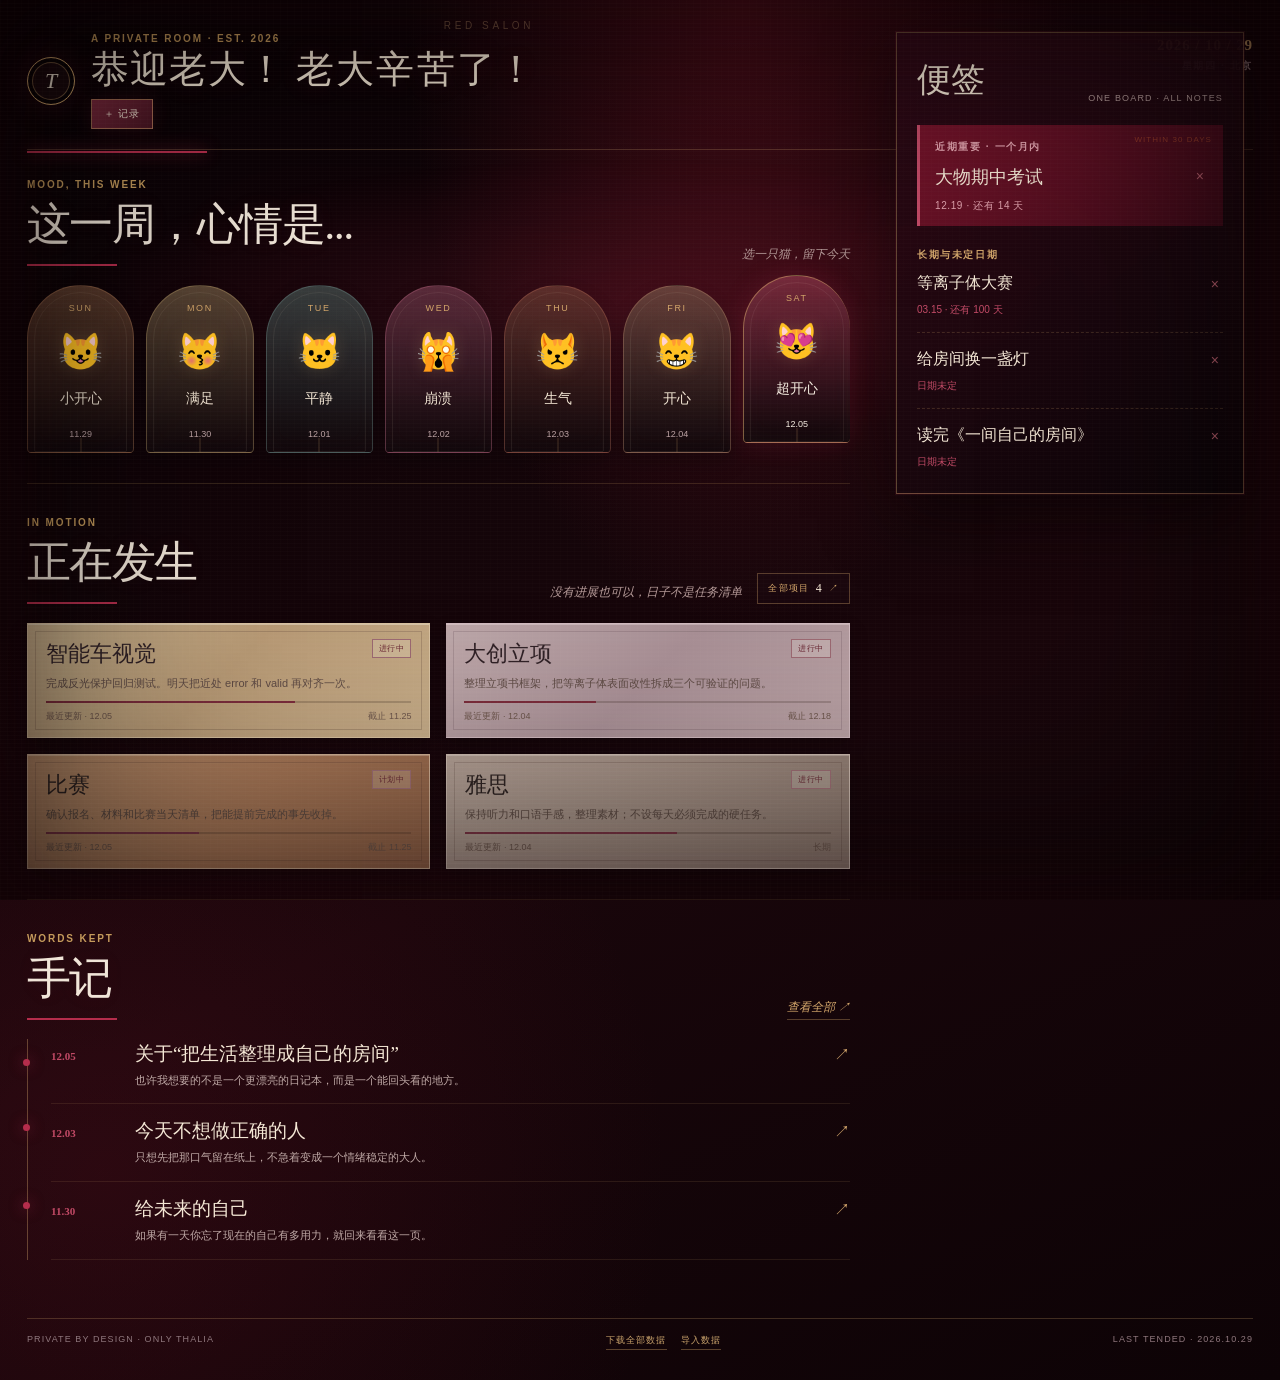
<file: index.html>
﻿<!doctype html>
<html lang="zh-CN">
<head>
  <meta charset="utf-8">
  <meta name="viewport" content="width=device-width, initial-scale=1"><link rel="icon" href="data:,">
  <title>私室 · Nocturne Red</title>
  <style>
    :root{
      --paper:#f3efe5;
      --paper-light:#fbf8ef;
      --ink:#1d2a23;
      --muted:#6e746b;
      --olive:#4e604d;
      --olive-soft:#dce3d4;
      --rust:#b6512e;
      --rust-soft:#eed9ce;
      --gold:#c49c58;
      --line:#cfc7b7;
      --shadow:rgba(44,57,45,.14);
    }
    *{box-sizing:border-box}
    html{scroll-behavior:smooth}
    body{
      margin:0;
      overflow-x:hidden;
      min-height:100vh;
      color:var(--ink);
      background:
        radial-gradient(circle at 8% 6%, rgba(196,156,88,.12), transparent 24rem),
        radial-gradient(circle at 90% 15%, rgba(78,96,77,.08), transparent 30rem),
        var(--paper);
      font-family:"Avenir Next","PingFang SC","Microsoft YaHei",sans-serif;
      -webkit-font-smoothing:antialiased;
    }
    body::before{
      content:"";
      position:fixed;
      inset:0;
      pointer-events:none;
      opacity:.22;
      background-image:
        repeating-linear-gradient(0deg, rgba(74,67,52,.035) 0 1px, transparent 1px 4px),
        radial-gradient(circle at 20% 30%, rgba(255,255,255,.8) 0 1px, transparent 1.5px);
      background-size:auto, 7px 7px;
      mix-blend-mode:multiply;
      z-index:20;
    }
    button{font:inherit}
    .shell{
      width:min(1360px, calc(100% - 72px));
      margin:0 auto;
      padding:34px 0 30px;
      position:relative;
    }
    .masthead{
      display:flex;
      justify-content:space-between;
      align-items:flex-start;
      gap:28px;
      padding-bottom:22px;
      border-bottom:1px solid var(--line);
      position:relative;
    }
    .masthead::after{
      content:"";
      position:absolute;
      left:0;
      bottom:-4px;
      width:72px;
      height:1px;
      background:var(--rust);
    }
    .brand{
      display:flex;
      align-items:center;
      gap:16px;
    }
    .seal{
      width:48px;
      height:48px;
      border:1px solid var(--rust);
      border-radius:50%;
      display:grid;
      place-items:center;
      color:var(--rust);
      font-family:Georgia,"Songti SC",serif;
      font-size:22px;
      font-style:italic;
      background:rgba(255,255,255,.28);
      box-shadow:inset 0 0 0 4px var(--paper), inset 0 0 0 5px rgba(182,81,46,.35);
    }
    .eyebrow{
      margin:0 0 5px;
      font-size:10px;
      line-height:1;
      letter-spacing:.19em;
      text-transform:uppercase;
      color:var(--muted);
      font-weight:700;
    }
    h1,h2,h3,p{margin-top:0}
    h1{
      margin-bottom:0;
      font-family:Georgia,"Songti SC","STSong",serif;
      font-weight:500;
      font-size:28px;
      letter-spacing:.08em;
    }
    .top-meta{
      display:flex;
      align-items:center;
      gap:26px;
      padding-top:3px;
      position:relative;
    }
    .date-line{
      margin:0;
      text-align:right;
      font-family:Georgia,"Songti SC",serif;
      color:var(--olive);
      font-size:15px;
      letter-spacing:.06em;
    }
    .date-line span{
      display:block;
      margin-top:5px;
      color:var(--muted);
      font-family:"Avenir Next","PingFang SC",sans-serif;
      font-size:10px;
      letter-spacing:.16em;
      text-transform:uppercase;
    }
    .add-btn{
      border:1px solid var(--ink);
      color:var(--paper-light);
      background:var(--ink);
      padding:11px 17px 10px;
      cursor:pointer;
      border-radius:2px;
      font-size:12px;
      letter-spacing:.08em;
      transition:transform .2s ease, background .2s ease, color .2s ease;
    }
    .add-btn:hover{background:var(--rust); border-color:var(--rust)}
    .add-btn:active{transform:translateY(1px) scale(.99)}
    .add-btn:focus-visible{outline:2px solid var(--gold); outline-offset:3px}
    .add-menu{
      position:absolute;
      right:0;
      top:57px;
      z-index:10;
      width:255px;
      padding:9px;
      background:var(--paper-light);
      border:1px solid var(--line);
      box-shadow:0 18px 40px var(--shadow);
      transform-origin:top right;
      animation:menuIn .18s ease both;
    }
    .add-menu[hidden]{display:none}
    @keyframes menuIn{from{opacity:0;transform:translateY(-6px) scale(.98)}to{opacity:1;transform:none}}
    .add-menu button{
      width:100%;
      text-align:left;
      border:0;
      background:transparent;
      padding:10px 11px;
      color:var(--ink);
      cursor:pointer;
      display:flex;
      justify-content:space-between;
      gap:14px;
      border-bottom:1px solid rgba(207,199,183,.55);
    }
    .add-menu button:last-child{border-bottom:0}
    .add-menu button:hover{background:var(--olive-soft)}
    .add-menu b{font-weight:600}
    .add-menu span{font-size:10px;color:var(--muted);align-self:center}
    .layout{
      display:grid;
      grid-template-columns:minmax(0, 1.65fr) minmax(330px, .72fr);
      gap:54px;
      padding-top:34px;
    }
    .main-column{min-width:0}
    .section{padding:0 0 30px}
    .section + .section{border-top:1px solid var(--line); padding-top:27px}
    .section-head{
      display:flex;
      align-items:flex-end;
      justify-content:space-between;
      gap:22px;
      margin-bottom:19px;
    }
    .section-head h2{
      margin:0;
      font-family:Georgia,"Songti SC","STSong",serif;
      font-size:26px;
      font-weight:500;
      letter-spacing:.02em;
    }
    .section-head .tiny-note{
      color:var(--muted);
      font-size:11px;
      padding-bottom:3px;
      text-align:right;
      font-style:italic;
    }
    .week-row{
      display:grid;
      grid-template-columns:repeat(7, 1fr);
      border-top:1px solid var(--line);
      border-bottom:1px solid var(--line);
    }
    .day{
      min-height:132px;
      padding:13px 11px 14px;
      display:flex;
      flex-direction:column;
      align-items:center;
      justify-content:space-between;
      border-right:1px solid var(--line);
      position:relative;
      transition:background .2s ease;
    }
    .day:last-child{border-right:0}
    .day:hover{background:rgba(255,255,255,.32)}
    .day.today{background:rgba(220,227,212,.45)}
    .day .weekday{font-size:10px;letter-spacing:.15em;color:var(--muted);text-transform:uppercase}
    .cat{font-size:32px;line-height:1;filter:saturate(.78); transform:translateY(1px)}
    .mood-name{font-family:Georgia,"Songti SC",serif;font-size:12px;color:var(--olive)}
    .day .date{font-size:10px;color:#999486}
    .day.empty .cat{opacity:.22; filter:grayscale(1)}
    .day.empty .mood-name{color:#aaa597}
    .day::after{content:"";width:20px;height:1px;background:rgba(78,96,77,.28);position:absolute;bottom:8px}
    .projects{display:grid;grid-template-columns:repeat(2,minmax(0,1fr));gap:24px}
    .project{
      padding:16px 0 0;
      border-top:2px solid var(--ink);
      min-width:0;
    }
    .project:nth-child(2){border-top-color:var(--rust)}
    .project-top{display:flex;justify-content:space-between;gap:16px;align-items:flex-start}
    .project h3{font-family:Georgia,"Songti SC",serif;font-size:18px;font-weight:500;margin:0 0 7px}
    .status{font-size:9px;letter-spacing:.12em;color:var(--olive);border:1px solid rgba(78,96,77,.35);padding:4px 7px;white-space:nowrap}
    .project p{font-size:12px;line-height:1.75;color:var(--muted);margin:0 0 13px}
    .progress-line{height:3px;background:#ded7c9;position:relative;margin-bottom:9px}
    .progress-line i{display:block;height:100%;background:var(--olive);width:68%}
    .project:nth-child(2) .progress-line i{background:var(--rust);width:36%}
    .project-meta{display:flex;justify-content:space-between;gap:10px;color:var(--muted);font-size:10px}
    .thoughts{list-style:none;padding:0;margin:0}
    .thoughts li{
      display:grid;
      grid-template-columns:72px 1fr 28px;
      gap:18px;
      align-items:baseline;
      padding:14px 0;
      border-bottom:1px solid rgba(207,199,183,.7);
    }
    .thoughts li:first-child{padding-top:2px}
    .thoughts time{font-family:Georgia,serif;color:var(--muted);font-size:11px}
    .thought-title{font-family:Georgia,"Songti SC",serif;font-size:17px;color:var(--ink);text-decoration:none}
    .thought-title:hover{color:var(--rust)}
    .thought-excerpt{margin:5px 0 0;color:var(--muted);font-size:11px;line-height:1.6}
    .arrow{font-family:Georgia,serif;color:var(--rust);text-align:right}
    .side-column{position:relative}
    .sticky-board{
      position:sticky;
      top:22px;
      background:
        linear-gradient(90deg, rgba(255,255,255,.18), transparent 18%, rgba(255,255,255,.12) 80%, transparent),
        #e8dfcb;
      border:1px solid #cfc1a6;
      box-shadow:8px 12px 0 rgba(78,96,77,.08), 0 20px 40px rgba(78,66,44,.13);
      padding:25px 22px 23px;
      transform:rotate(.55deg);
    }
    .sticky-board::before{
      content:"";
      position:absolute;
      top:-8px;
      left:50%;
      width:64px;
      height:16px;
      background:rgba(238,222,184,.8);
      transform:translateX(-50%) rotate(-2deg);
      box-shadow:0 1px 3px rgba(86,72,44,.12);
    }
    .board-title{display:flex;justify-content:space-between;align-items:flex-end;gap:13px;margin-bottom:22px}
    .board-title h2{font-family:Georgia,"Songti SC",serif;font-size:24px;font-weight:500;margin:0}
    .board-title span{font-size:9px;letter-spacing:.13em;color:var(--muted);text-transform:uppercase}
    .urgent-block{
      background:var(--rust-soft);
      border-left:3px solid var(--rust);
      padding:15px 15px 13px;
      margin-bottom:22px;
      position:relative;
    }
    .urgent-block::after{content:"within 30 days"; position:absolute; right:11px; top:10px; color:rgba(182,81,46,.6); font-size:8px; letter-spacing:.13em; text-transform:uppercase}
    .urgent-label{font-size:10px;letter-spacing:.16em;text-transform:uppercase;color:var(--rust);font-weight:700;margin-bottom:11px}
    .urgent-note h3{margin:0 0 7px;font-family:Georgia,"Songti SC",serif;font-size:18px;font-weight:500}
    .urgent-note p{margin:0;color:#765348;font-size:12px;line-height:1.7}
    .urgent-note time{display:block;margin-top:10px;color:var(--rust);font-size:10px;letter-spacing:.06em}
    .long-label{font-size:10px;letter-spacing:.16em;text-transform:uppercase;color:var(--olive);font-weight:700;margin:0 0 11px}
    .long-list{display:grid;gap:16px}
    .long-note{padding-bottom:15px;border-bottom:1px dashed rgba(78,96,77,.28)}
    .long-note:last-child{border-bottom:0;padding-bottom:0}
    .long-note h3{margin:0 0 5px;font-family:Georgia,"Songti SC",serif;font-size:16px;font-weight:500}
    .long-note p{margin:0;color:#746f61;font-size:11px;line-height:1.65}
    .long-note time{color:var(--olive);font-size:10px}
    .marginalia{
      margin:34px 15px 0;
      padding-left:18px;
      border-left:1px solid var(--gold);
      color:var(--muted);
      font-family:Georgia,"Songti SC",serif;
      font-size:12px;
      line-height:1.8;
      transform:rotate(-1deg);
    }
    .marginalia strong{display:block;color:var(--rust);font-weight:500;margin-bottom:4px}
    footer{
      display:flex;
      justify-content:space-between;
      gap:30px;
      margin-top:28px;
      padding-top:15px;
      border-top:1px solid var(--line);
      color:#9a9487;
      font-size:9px;
      letter-spacing:.12em;
      text-transform:uppercase;
    }
    @media (max-width: 1050px){
      .shell{width:min(100% - 40px, 900px)}
      .layout{grid-template-columns:1fr; gap:35px}
      .sticky-board{position:relative; top:auto; max-width:600px; margin:0 auto}
      .side-column{padding-top:8px}
    }
    @media (max-width: 680px){
      .shell{width:calc(100% - 28px); padding-top:22px}
      .masthead{flex-direction:column;align-items:stretch;gap:18px}
      .brand{gap:10px}
      .seal{width:40px;height:40px;font-size:18px}
      h1{font-size:23px}
      .top-meta{width:100%;justify-content:space-between;gap:12px}
      .date-line{font-size:12px;text-align:left}
      .date-line span{font-size:8px}
      .add-btn{padding:10px 12px;font-size:11px}
      .add-menu{right:0;left:auto;width:230px}
      .section-head{align-items:flex-start;flex-direction:column;gap:7px}
      .section-head .tiny-note{text-align:left}
      .week-row{grid-template-columns:repeat(4,1fr)}
      .day:nth-child(4){border-right:0}
      .day:nth-child(n+5){border-top:1px solid var(--line)}
      .day{min-height:105px;min-width:0;padding-left:6px;padding-right:6px}
      .cat{font-size:26px}
      .mood-name{font-size:10px}
      .projects{min-width:0}
      .project p{overflow-wrap:anywhere}
      .projects{grid-template-columns:1fr; gap:23px}
      .thoughts li{grid-template-columns:58px 1fr 20px; gap:10px}
      .thought-title{font-size:15px}
      .sticky-board{transform:none; padding:23px 18px}
      footer{display:block; line-height:1.8}
    }
  </style>
<style>
:root{--black:#0b0809;--wine:#4c1118;--red:#d33a2f;--cream:#f2e4d2;--gold:#c59b5c}
html{background:#0b0809}body{background:radial-gradient(circle at 78% 28%,rgba(211,58,47,.24),transparent 24%),radial-gradient(circle at 14% 80%,rgba(76,17,24,.48),transparent 38%),linear-gradient(135deg,#070708,#16090c 60%,#1e0b0f);color:var(--cream)}body::before{opacity:.15;background-image:repeating-linear-gradient(0deg,rgba(242,228,210,.08) 0 1px,transparent 1px 5px);mix-blend-mode:screen}body::after{content:"";position:fixed;inset:0;pointer-events:none;box-shadow:inset 0 0 230px #000;z-index:19}.shell{width:min(1380px,calc(100% - 54px));position:relative;z-index:1}.shell::before{content:"";position:absolute;right:-40px;top:94px;width:470px;height:470px;border:1px solid rgba(197,155,92,.15);border-radius:50%;box-shadow:0 0 0 32px rgba(211,58,47,.025),0 0 0 70px rgba(197,155,92,.025);pointer-events:none}.shell::after{content:"NOCTURNE / 29";position:absolute;right:20px;top:22px;color:rgba(197,155,92,.42);font-size:8px;letter-spacing:.35em;pointer-events:none}.masthead{border-color:rgba(197,155,92,.25);padding-bottom:21px}.masthead::after{background:var(--red);width:170px}.seal{border-color:var(--red);color:var(--cream);background:#1a090d;box-shadow:inset 0 0 0 4px #0b0809,inset 0 0 0 5px rgba(211,58,47,.6),0 0 28px rgba(211,58,47,.15)}.eyebrow{color:var(--gold)}h1{font:400 45px Georgia,"Songti SC",serif;color:var(--cream);letter-spacing:.15em}.date-line{color:var(--red);font-weight:700}.date-line span{color:var(--gold)}.add-btn{background:var(--red);border-color:var(--red);color:#fff7ee;font-weight:700;box-shadow:0 0 25px rgba(211,58,47,.2)}.add-btn:hover{background:var(--cream);border-color:var(--cream);color:var(--wine)}.add-menu{background:#17090d;border-color:rgba(197,155,92,.28);box-shadow:0 20px 50px #000}.add-menu button{color:var(--cream);border-color:rgba(197,155,92,.15)}.add-menu button:hover{background:#2c1117}.add-menu span{color:var(--gold)}
.layout{gap:58px;padding-top:44px}.section{border-color:rgba(197,155,92,.18)}.section+.section{border-color:rgba(197,155,92,.18)}.section-head h2{font:400 39px Georgia,"Songti SC",serif;color:var(--cream);letter-spacing:.01em;text-shadow:0 0 25px rgba(211,58,47,.13)}.section-head h2::after{content:"";display:block;width:66px;height:2px;background:var(--red);margin-top:10px}.section-head .tiny-note{color:var(--gold);font-family:Georgia,serif;font-style:italic}.week-row{display:grid;grid-template-columns:repeat(7,1fr);gap:13px;border:0}.day{min-height:170px;padding:18px 8px 14px;background:linear-gradient(180deg,rgba(76,17,24,.55),rgba(11,8,9,.88));border:1px solid rgba(197,155,92,.24);border-radius:50% 50% 0 0;position:relative;box-shadow:inset 0 0 30px rgba(211,58,47,.04)}.day::after{content:"";position:absolute;left:50%;bottom:0;width:1px;height:16px;background:var(--gold);opacity:.55}.day:hover{background:linear-gradient(180deg,rgba(120,30,37,.7),rgba(11,8,9,.9));border-color:var(--red)}.day.today{background:linear-gradient(180deg,rgba(211,58,47,.75),rgba(27,8,12,.92));border-color:var(--cream);box-shadow:0 0 36px rgba(211,58,47,.2)}.day .weekday{color:var(--gold);font-size:9px;letter-spacing:.18em}.mood-name{color:var(--cream);font-family:Georgia,"Songti SC",serif;font-size:13px}.day .date{color:#b99a76;font-size:9px}.cat{font-size:35px;filter:drop-shadow(0 0 8px rgba(211,58,47,.3))}
.projects .project{border:1px solid rgba(197,155,92,.24);border-left:4px solid var(--red);background:linear-gradient(135deg,rgba(69,15,21,.5),rgba(10,8,9,.8));padding:18px}.project:nth-child(2){border-left-color:var(--gold);background:linear-gradient(135deg,rgba(23,22,24,.8),rgba(10,8,9,.8))}.project h3{color:var(--cream);font:400 24px Georgia,"Songti SC",serif}.project p,.project-meta{color:#b9ada4}.status{color:var(--gold);border-color:rgba(197,155,92,.36)}.progress-line{background:rgba(197,155,92,.14)}.progress-line i{background:var(--red)}.project:nth-child(2) .progress-line i{background:var(--gold)}.thoughts{border-left:1px solid rgba(197,155,92,.3);padding-left:23px}.thoughts li{border-color:rgba(197,155,92,.16);position:relative}.thoughts li::before{content:"";position:absolute;left:-28px;top:20px;width:7px;height:7px;border-radius:50%;background:var(--red);box-shadow:0 0 12px rgba(211,58,47,.55)}.thoughts time{color:var(--red);font-weight:700}.thought-title{color:var(--cream)}.thought-title:hover{color:var(--red)}.thought-excerpt{color:#b9ada4}
.side-column::before{content:"";position:absolute;right:8px;top:-10px;width:310px;height:590px;border:1px solid rgba(197,155,92,.28);border-radius:155px 155px 10px 10px;box-shadow:0 0 90px rgba(211,58,47,.1);pointer-events:none}.sticky-board{position:sticky;top:26px;background:linear-gradient(145deg,#fbf0d7,#e7d3ae);border:1px solid #d9bb84;box-shadow:0 0 0 7px rgba(197,155,92,.05),0 24px 60px rgba(0,0,0,.4),12px 14px 0 rgba(76,17,24,.2);transform:rotate(.6deg);z-index:1}.board-title h2{color:#39232a;font:400 32px Georgia,"Songti SC",serif}.board-title span{color:#8e5e55}.urgent-block{background:linear-gradient(135deg,#f1c8b1,#e8ac91);border-left-color:#ad3d35}.urgent-label,.urgent-note time{color:#973d34}.urgent-note h3,.long-note h3{color:#3b242b}.urgent-note p,.long-note p{color:#73595a}.long-label{color:#7a4a68}.long-note time{color:#9b3e51}.long-note{border-color:rgba(119,77,74,.24)}.marginalia{border-color:var(--gold);color:#b9ada4}.marginalia strong{color:var(--red)}footer{border-color:rgba(197,155,92,.2);color:#8a7e78}
</style>

<link rel="stylesheet" href="app.css"></head>
<body>
  <div class="shell">
    <header class="masthead">
      <div class="brand">
        <div class="seal">T</div>
        <div>
          <p class="eyebrow">A private room · est. 2026</p>
          <h1 class="salon-title">恭迎老大！<span>老大辛苦了！</span></h1>
          <button class="inline-add" id="addBtn" aria-expanded="false">＋ 记录</button>
        </div>
      </div>
      <div class="top-meta">
        <p class="date-line">2026 / 10 / 29<span>星期四 · 北京</span></p>
      </div>
    </header>

    <main class="layout">
      <div class="main-column">
        <section class="section">
          <div class="section-head">
            <div>
              <p class="eyebrow">Mood, this week</p>
              <h2>这一周，心情是...</h2>
            </div>
            <span class="tiny-note">选一只猫，留下今天</span>
          </div>
          <div class="week-row">
            <div class="day"><span class="weekday">Fri</span><span class="cat">😺</span><span class="mood-name">小开心</span><span class="date">10.23</span></div>
            <div class="day"><span class="weekday">Sat</span><span class="cat">😽</span><span class="mood-name">满足</span><span class="date">10.24</span></div>
            <div class="day"><span class="weekday">Sun</span><span class="cat">🐱</span><span class="mood-name">平静</span><span class="date">10.25</span></div>
            <div class="day"><span class="weekday">Mon</span><span class="cat">🙀</span><span class="mood-name">崩溃</span><span class="date">10.26</span></div>
            <div class="day"><span class="weekday">Tue</span><span class="cat">😾</span><span class="mood-name">生气</span><span class="date">10.27</span></div>
            <div class="day"><span class="weekday">Wed</span><span class="cat">😸</span><span class="mood-name">开心</span><span class="date">10.28</span></div>
            <div class="day today"><span class="weekday">Thu</span><span class="cat">😻</span><span class="mood-name">超开心</span><span class="date">10.29</span></div>
          </div>
        </section>

        <section class="section">
          <div class="section-head">
            <div>
              <p class="eyebrow">In motion</p>
              <h2>正在发生</h2>
            </div>
            <div class="section-actions"><span class="tiny-note">没有进展也可以，日子不是任务清单</span><a class="all-projects-link" id="allProjectsLink" href="projects.html">全部项目 <span id="allProjectsCount">0</span> <b>↗</b></a></div>
          </div>
          <div class="projects">
            <article class="project">
              <div class="project-top">
                <h3>智能车视觉</h3>
                <span class="status">进行中</span>
              </div>
              <p>完成反光保护回归测试。明天把近处 error 和 valid 再对齐一次。</p>
              <div class="progress-line"><i></i></div>
              <div class="project-meta"><span>最近更新 · 今天</span><span>截止 11.25</span></div>
            </article>
            <article class="project">
              <div class="project-top">
                <h3>大创立项</h3>
                <span class="status">进行中</span>
              </div>
              <p>整理立项书框架，把“低温等离子体表面改性”拆成三个可验证的问题。</p>
              <div class="progress-line"><i></i></div>
              <div class="project-meta"><span>最近更新 · 昨天</span><span>截止 12.18</span></div>
            </article>
          </div>
        </section>

        <section class="section">
          <div class="section-head">
            <div>
              <p class="eyebrow">Words kept</p>
              <h2>手记</h2>
            </div>
            <a class="tiny-note view-all" href="notes.html">查看全部 ↗</a>
          </div>
          <ul class="thoughts">
            <li>
              <time>10.29</time>
              <div><a class="thought-title" href="#">关于“把生活整理成自己的房间”</a><p class="thought-excerpt">也许我想要的不是一个更漂亮的日记本，而是一个能回头看的地方。</p></div>
              <span class="arrow">↗</span>
            </li>
            <li>
              <time>10.27</time>
              <div><a class="thought-title" href="#">今天不想做正确的人</a><p class="thought-excerpt">只想先把那口气留在纸上，不急着变成一个情绪稳定的大人。</p></div>
              <span class="arrow">↗</span>
            </li>
            <li>
              <time>10.24</time>
              <div><a class="thought-title" href="#">给未来的自己</a><p class="thought-excerpt">如果有一天你忘了现在的自己有多用力，就回来看看这一页。</p></div>
              <span class="arrow">↗</span>
            </li>
          </ul>
        </section>
      </div>

      <aside class="side-column">
        <section class="sticky-board" aria-label="便签总览">
          <div class="board-title"><h2>便签</h2><span>One board · all notes</span></div>
          <div class="urgent-block">
            <div class="urgent-label">近期重要 · 一个月内</div>
            <div class="urgent-note">
              <h3>大物期中考试</h3>
              <p>把错题和公式再过一遍。焦虑没有用，先做一页算一页。</p>
              <time>11.12 · 还有 14 天</time>
            </div>
          </div>
          <p class="long-label">长期与未定日期</p>
          <div class="long-list">
            <div class="long-note"><h3>等离子体大赛</h3><p>明年 3 月 · 官方通知未定</p><time>置顶观察</time></div>
            <div class="long-note"><h3>给房间换一盏灯</h3><p>想要一盏不刺眼的黄光台灯。</p><time>日期未定</time></div>
            <div class="long-note"><h3>读完《一间自己的房间》</h3><p>慢慢读，不写读书报告。</p><time>今年内</time></div>
          </div>
        </section>
        <div class="marginalia"><strong>“A room of one's own.”</strong>不是逃开世界，是给自己留一处不必解释的桌面。</div>
      </aside>
    </main>

    <footer><span>Private by design · only Thalia</span><button class="footer-export" type="button" data-export-data>下载全部数据</button><span>Last tended · 2026.10.29</span></footer>
  </div>

<style>
<style>
body{background:radial-gradient(circle at 73% 19%,rgba(143,45,59,.32),transparent 22%),radial-gradient(circle at 12% 72%,rgba(88,32,42,.28),transparent 30%),linear-gradient(145deg,#0c0b0d,#171013 58%,#0e0c0d);color:#efe2d2}.shell::before{content:"29";position:absolute;right:-26px;top:96px;width:auto;height:auto;border:0;box-shadow:none;font:400 260px/.75 Georgia,serif;letter-spacing:-.10em;color:rgba(143,45,59,.15);filter:none}.shell::after{content:"A PRIVATE STUDY / VOL. 29";left:42%;top:20px;color:rgba(213,178,104,.52);font-size:8px;letter-spacing:.32em}.masthead{padding-bottom:18px;border-color:rgba(239,226,210,.22)}.masthead::after{background:#a8323d;width:130px}.seal{border-color:#c69b5b;color:#c69b5b;box-shadow:inset 0 0 0 4px #0c0b0d,inset 0 0 0 5px rgba(198,155,91,.35),0 0 28px rgba(168,50,61,.16)}h1{font-size:54px;letter-spacing:.1em;text-shadow:0 0 28px rgba(239,226,210,.08)}.date-line{color:#c69b5b}.date-line span{color:#9a8983}.add-btn{background:#a8323d;border-color:#a8323d;color:#f7eee2;box-shadow:0 0 25px rgba(168,50,61,.25)}.add-btn:hover{background:#c69b5b;border-color:#c69b5b;color:#171013}
.layout{padding-top:28px;gap:44px}.section-head h2{font-size:44px;letter-spacing:-.035em;text-shadow:none}.section-head h2::after{width:86px;height:2px;background:#a8323d}.section-head .tiny-note{color:#a99a94;font-size:12px}.week-row{gap:18px;align-items:end;border:0}.day{aspect-ratio:1;min-height:0;border-radius:50%;border:1px solid rgba(239,226,210,.22);background:radial-gradient(circle at 45% 24%,rgba(198,155,91,.12),rgba(22,16,19,.9) 72%);padding:13px 6px;box-shadow:0 0 28px rgba(0,0,0,.16)}.day:nth-child(1),.day:nth-child(2){background:radial-gradient(circle at 45% 24%,rgba(168,50,61,.25),rgba(22,16,19,.9) 72%)}.day:nth-child(3){background:radial-gradient(circle at 45% 24%,rgba(77,106,85,.26),rgba(22,16,19,.9) 72%)}.day:nth-child(4){background:radial-gradient(circle at 45% 24%,rgba(168,50,61,.45),rgba(22,16,19,.9) 72%)}.day:nth-child(5){background:radial-gradient(circle at 45% 24%,rgba(138,90,68,.4),rgba(22,16,19,.9) 72%)}.day:nth-child(6){background:radial-gradient(circle at 45% 24%,rgba(77,106,85,.26),rgba(22,16,19,.9) 72%)}.day:nth-child(7){background:radial-gradient(circle at 45% 24%,rgba(168,50,61,.6),rgba(22,16,19,.9) 72%);transform:translateY(-10px);border-color:#c69b5b;box-shadow:0 0 34px rgba(168,50,61,.22)}.day::after{display:none}.day.today .mood-name,.day.today .date{color:#f7eee2}.cat{font-size:38px}.day .weekday{font-size:9px;color:#c69b5b}.mood-name{font-size:14px}.day .date{color:#9a8983}.day:hover{background:radial-gradient(circle at 45% 24%,rgba(198,155,91,.26),rgba(35,23,27,.95) 72%);border-color:#c69b5b}
.projects .project{border:0;border-left:0;padding:23px 21px;background:linear-gradient(135deg,rgba(95,28,42,.62),rgba(18,13,16,.94));box-shadow:10px 12px 0 rgba(0,0,0,.12)}.projects .project:nth-child(2){background:linear-gradient(135deg,rgba(67,53,44,.72),rgba(18,13,16,.94));border-left:0}.project h3{font-size:26px}.project p{color:#b5a49c}.project-meta{color:#b5a49c}.status{color:#c69b5b;border-color:rgba(198,155,91,.4)}.progress-line{background:rgba(239,226,210,.13)}.progress-line i{background:#a8323d}.project:nth-child(2) .progress-line i{background:#c69b5b}.thoughts{border-left:1px solid rgba(198,155,91,.36)}.thoughts time{color:#c69b5b}.thoughts li::before{background:#a8323d;box-shadow:0 0 12px rgba(168,50,61,.55)}.thought-title{font-size:19px}.section+.section{padding-top:34px}.sticky-board{transform:none;background:linear-gradient(145deg,#f5e8d1,#e7d2af);border:0;border-top:4px solid #a8323d;box-shadow:0 22px 50px rgba(0,0,0,.35),10px 12px 0 rgba(168,50,61,.14)}.board-title h2{font-size:35px}.urgent-block{background:#e6b7aa;border-left-color:#a8323d}.urgent-label,.urgent-note time{color:#933c3f}.long-label{color:#7f5a4b}.long-note time{color:#933c3f}.side-column::before{display:none}.marginalia{margin-top:26px}.footer{color:#8f817c}.layout .main-column{min-width:0}.sections{padding-top:0}
@media(max-width:1100px){h1{font-size:46px}.section-head h2{font-size:36px}.week-row{gap:10px}}
</style>
</style><style>
<style>
body{background:radial-gradient(circle at 77% 18%,rgba(176,90,104,.18),transparent 23%),radial-gradient(circle at 13% 78%,rgba(78,29,42,.24),transparent 34%),linear-gradient(145deg,#09090c,#121217 58%,#0e0b0f);color:#eee3d5}body::before{opacity:.08;background-image:repeating-linear-gradient(0deg,rgba(238,227,213,.06) 0 1px,transparent 1px 5px);mix-blend-mode:screen}body::after{box-shadow:inset 0 0 250px rgba(0,0,0,.82)}.shell::before{color:rgba(176,90,104,.12)}.shell::after{color:rgba(201,163,108,.4)}.masthead{border-color:rgba(238,227,213,.2)}.masthead::after{background:#b05a68;width:120px}.seal{border-color:#c9a36c;color:#c9a36c;box-shadow:inset 0 0 0 4px #09090c,inset 0 0 0 5px rgba(201,163,108,.3),0 0 32px rgba(176,90,104,.12)}h1{color:#f0e5d8}.date-line{color:#c9a36c}.date-line span{color:#8e969c}.add-btn{background:linear-gradient(135deg,#71303d,#3b1a24);border-color:rgba(201,163,108,.5);color:#f0e5d8;box-shadow:0 0 28px rgba(176,90,104,.15)}.add-btn:hover{background:#c9a36c;border-color:#c9a36c;color:#09090c}.add-menu{background:#141419;border-color:rgba(201,163,108,.28);box-shadow:0 20px 50px rgba(0,0,0,.55)}.add-menu button{color:#eee3d5;border-color:rgba(201,163,108,.13)}.add-menu button:hover{background:#24131d}.add-menu span{color:#8e969c}
.section-head h2{color:#f0e5d8;text-shadow:0 0 24px rgba(176,90,104,.08)}.section-head h2::after{background:#b05a68;width:72px}.section-head .tiny-note{color:#9c9a9e;font-style:italic}.day{background:linear-gradient(160deg,rgba(69,27,39,.56),rgba(14,13,17,.9));border-color:rgba(201,163,108,.22);box-shadow:inset 0 0 28px rgba(176,90,104,.03),0 12px 24px rgba(0,0,0,.2)}.day:nth-child(4){background:linear-gradient(160deg,rgba(111,39,54,.7),rgba(14,13,17,.92))}.day:nth-child(7){background:linear-gradient(160deg,rgba(91,30,45,.78),rgba(14,13,17,.94))}.day:hover{background:linear-gradient(160deg,rgba(103,40,55,.68),rgba(14,13,17,.94));border-color:#c9a36c}.day.today{border-color:#c9a36c;box-shadow:0 0 35px rgba(176,90,104,.2)}.day .weekday{color:#c9a36c}.mood-name{color:#f0e5d8}.day .date{color:#8e969c}.cat{filter:drop-shadow(0 0 9px rgba(201,163,108,.16))}
.projects .project{border:1px solid rgba(201,163,108,.2);background:linear-gradient(145deg,rgba(58,22,33,.65),rgba(15,14,18,.9));box-shadow:inset 0 0 35px rgba(176,90,104,.03)}.projects .project:nth-child(2){background:linear-gradient(145deg,rgba(33,34,39,.78),rgba(15,14,18,.92));border-color:rgba(142,150,156,.25)}.project h3{color:#f0e5d8}.project p,.project-meta{color:#a7a0a0}.status{color:#c9a36c;border-color:rgba(201,163,108,.33);background:rgba(0,0,0,.1)}.progress-line{background:rgba(238,227,213,.12)}.progress-line i{background:linear-gradient(90deg,#7d3547,#b05a68)}.project:nth-child(2) .progress-line i{background:linear-gradient(90deg,#5c6670,#9ba1a3)}
.thoughts{border-left-color:rgba(201,163,108,.3)}.thoughts li{border-color:rgba(201,163,108,.13)}.thoughts time{color:#b05a68}.thought-title{color:#f0e5d8}.thought-title:hover{color:#c9a36c}.thought-excerpt{color:#a7a0a0}.thoughts li::before{background:#b05a68;box-shadow:0 0 12px rgba(176,90,104,.45)}
.sticky-board{background:linear-gradient(145deg,rgba(35,24,31,.88),rgba(12,12,15,.96));border:1px solid rgba(201,163,108,.3);box-shadow:0 24px 60px rgba(0,0,0,.48),0 0 0 1px rgba(176,90,104,.08),0 0 70px rgba(176,90,104,.06);transform:none;backdrop-filter:blur(16px);color:#eee3d5}.sticky-board::before{display:none}.board-title h2{color:#f0e5d8;font-size:34px}.board-title span{color:#9c9a9e}.urgent-block{background:linear-gradient(135deg,rgba(111,39,54,.7),rgba(53,22,32,.7));border-left-color:#b05a68}.urgent-label,.urgent-note time{color:#d18a96}.urgent-note h3,.long-note h3{color:#f0e5d8}.urgent-note p,.long-note p{color:#aaa0a0}.long-label{color:#c9a36c}.long-note{border-color:rgba(201,163,108,.16)}.long-note time{color:#b05a68}.marginalia{border-color:#c9a36c;color:#aaa0a0}.marginalia strong{color:#b05a68}footer{border-color:rgba(201,163,108,.2);color:#7f7a7e}
</style>
</style><style>
.masthead h1{font-size:38px;line-height:1.1;letter-spacing:.025em;color:#f0e5d8;white-space:nowrap}
.masthead h1 span{display:inline;color:#c9a36c;font-size:.86em;letter-spacing:.06em;margin-left:8px}
</style>
<style>
body{background:radial-gradient(ellipse at 58% 0%,rgba(158,26,48,.36),transparent 32%),radial-gradient(circle at 8% 85%,rgba(117,20,39,.22),transparent 34%),linear-gradient(155deg,#090205,#19060b 56%,#0d0306);color:#f4e7d5}body::before{opacity:.2;background-image:repeating-linear-gradient(0deg,rgba(244,231,213,.06) 0 1px,transparent 1px 4px),repeating-linear-gradient(90deg,rgba(201,163,108,.05) 0 1px,transparent 1px 28px);mix-blend-mode:screen}body::after{box-shadow:inset 0 0 260px rgba(0,0,0,.82),inset 0 0 90px rgba(103,13,31,.24)}.shell::before{content:"RED SALON";position:absolute;left:34%;top:20px;font:10px "Avenir Next",sans-serif;letter-spacing:.36em;color:rgba(220,176,126,.42);pointer-events:none}.shell::after{display:none}.masthead{border-color:rgba(220,176,126,.25);padding-bottom:20px}.masthead::after{background:#b52d4c;width:180px;height:2px;box-shadow:0 0 16px #b52d4c}.seal{border-color:#d3a66b;color:#f4e7d5;box-shadow:inset 0 0 0 4px #090205,inset 0 0 0 5px rgba(211,166,107,.45),0 0 34px rgba(181,45,76,.2)}.salon-title{font-size:38px!important;color:#f4e7d5!important;text-shadow:0 0 24px rgba(181,45,76,.18)}.salon-title span{color:#f4e7d5!important;font-size:1em!important;margin-left:10px!important}.date-line{color:#d3a66b}.date-line span{color:#a88d90}.add-btn{background:linear-gradient(135deg,#8e2640,#4d1121);border-color:rgba(211,166,107,.56);box-shadow:0 0 32px rgba(181,45,76,.3)}.add-btn:hover{background:#d3a66b;border-color:#d3a66b;color:#120308}
.layout{position:relative;padding-top:30px}.layout::before{content:"";position:absolute;left:0;right:0;top:0;height:300px;background:radial-gradient(ellipse at center,rgba(181,45,76,.18),transparent 67%);pointer-events:none;z-index:-1}.section-head h2::after{background:#b52d4c;width:90px}.section-head .tiny-note{color:#b69b99}.day{background:linear-gradient(160deg,rgba(95,18,39,.68),rgba(15,5,9,.94));border-color:rgba(211,166,107,.3);box-shadow:inset 0 0 30px rgba(181,45,76,.06),0 12px 25px rgba(0,0,0,.28)}.day:nth-child(4){background:linear-gradient(160deg,rgba(153,33,58,.78),rgba(18,5,9,.95))}.day:nth-child(7){background:linear-gradient(160deg,rgba(181,45,76,.88),rgba(18,5,9,.96));border-color:#d3a66b;box-shadow:0 0 38px rgba(181,45,76,.3)}.day:hover{border-color:#f4e7d5}.day .weekday{color:#d3a66b}.mood-name{color:#f4e7d5}.day .date{color:#bba1a2}.cat{filter:drop-shadow(0 0 10px rgba(211,166,107,.25))}
.projects .project{background:linear-gradient(145deg,rgba(87,16,37,.78),rgba(16,6,10,.94));border-color:rgba(211,166,107,.25);box-shadow:inset 0 0 36px rgba(181,45,76,.05)}.projects .project:nth-child(2){background:linear-gradient(145deg,rgba(51,12,24,.86),rgba(16,6,10,.95))}.project h3{color:#f4e7d5}.project p,.project-meta{color:#bfa9a6}.status{color:#d3a66b;border-color:rgba(211,166,107,.4)}.progress-line{background:rgba(244,231,213,.12)}.progress-line i{background:linear-gradient(90deg,#8e2640,#c24a66)}.project:nth-child(2) .progress-line i{background:linear-gradient(90deg,#6f4b57,#d3a66b)}
.thoughts{border-left-color:rgba(211,166,107,.38)}.thoughts time{color:#c24a66}.thoughts li::before{background:#b52d4c;box-shadow:0 0 14px rgba(181,45,76,.65)}.thought-title{color:#f4e7d5}.thought-title:hover{color:#d3a66b}.thought-excerpt{color:#bfa9a6}
.sticky-board{background:linear-gradient(145deg,rgba(48,10,23,.92),rgba(12,4,8,.98));border-color:rgba(211,166,107,.4);box-shadow:0 24px 65px rgba(0,0,0,.58),0 0 0 1px rgba(181,45,76,.15),0 0 80px rgba(181,45,76,.1)}.board-title h2{color:#f4e7d5}.board-title span{color:#b69b99}.urgent-block{background:linear-gradient(135deg,rgba(133,22,47,.82),rgba(66,10,25,.86));border-left-color:#c24a66}.urgent-label,.urgent-note time{color:#e0a3ae}.urgent-note h3,.long-note h3{color:#f4e7d5}.urgent-note p,.long-note p{color:#bfa9a6}.long-label{color:#d3a66b}.long-note{border-color:rgba(211,166,107,.2)}.long-note time{color:#c24a66}.marginalia{border-color:#d3a66b;color:#bfa9a6}.marginalia strong{color:#c24a66}footer{border-color:rgba(211,166,107,.25);color:#8f777d}
</style>

<style>
.projects{gap:20px}.projects .project{background:linear-gradient(145deg,#cbb38e 0%,#b99a73 100%);border:1px solid #dfcdb0;box-shadow:0 12px 28px rgba(0,0,0,.2);position:relative;overflow:hidden;color:#302326;opacity:1}.projects .project:nth-child(2){background:linear-gradient(145deg,#c0adb2 0%,#a9969d 100%);border-color:#d5c3c8;box-shadow:0 12px 28px rgba(0,0,0,.2)}.projects .project::after{display:none}.project h3{color:#2d2024}.project p{color:#5d4d4c}.project-meta{color:#6b5856}.project .status{color:#6b2834;border-color:#9e6b73;background:rgba(255,247,237,.26)}.project:nth-child(2) .status{color:#66313b;border-color:#9c7078;background:rgba(255,247,237,.22)}.project .progress-line{background:rgba(55,31,31,.22)}.project .progress-line i{background:#7b2c3b}.project:nth-child(2) .progress-line i{background:#7b3f4a}.project .bar i{background:#7b2c3b}.project:nth-child(2) .bar i{background:#7b3f4a)}
</style>

<style>
.projects{gap:18px}.projects .project{padding:15px 18px 14px;min-height:0;background:linear-gradient(135deg,#c8b08b 0%,#b89a75 48%,#c6ac88 100%);border:1px solid #d8c1a0;box-shadow:0 8px 18px rgba(0,0,0,.2),inset 0 1px 0 rgba(255,248,235,.36);position:relative;overflow:hidden;color:#302326}.projects .project:nth-child(2){background:linear-gradient(135deg,#bda7a9 0%,#a88f95 50%,#b9a1a4 100%);border-color:#d0b9be;box-shadow:0 8px 18px rgba(0,0,0,.2),inset 0 1px 0 rgba(255,244,244,.28)}.projects .project::before{content:"";position:absolute;inset:7px;border:1px solid rgba(70,45,38,.22);pointer-events:none;z-index:0}.projects .project:nth-child(2)::before{border-color:rgba(70,45,55,.18)}.projects .project::after{display:block;content:"";position:absolute;inset:0;pointer-events:none;background:repeating-linear-gradient(0deg,rgba(255,255,255,.045) 0 1px,transparent 1px 4px);opacity:.55;mix-blend-mode:soft-light}.projects .project>*{position:relative;z-index:1}.projecttop{margin-bottom:7px}.project h3{font-size:22px;color:#302126;margin-bottom:6px}.project p{font-size:11px;line-height:1.55;margin-bottom:9px;color:#5e4a44}.project:nth-child(2) p{color:#635156}.project-meta{font-size:9px;color:#6c554b}.project:nth-child(2) .project-meta{color:#6e5960}.project .status{color:#6b2834;border-color:#9b6871;background:rgba(255,247,237,.18);padding:3px 6px}.project:nth-child(2) .status{color:#66313b;border-color:#986f79;background:rgba(255,247,237,.14)}.project .progress-line{height:2px;margin-bottom:7px;background:rgba(58,36,31,.22)}.project .progress-line i{background:#7b2c3b}.project:nth-child(2) .progress-line i{background:#7b3f4a}.project .bar i{background:#7b2c3b}.project:nth-child(2) .bar i{background:#7b3f4a)}.project .status{font-size:8px;letter-spacing:.08em}
</style>

<style>
.week-row{gap:12px;align-items:stretch;border:0}.day{aspect-ratio:auto;min-height:168px;border-radius:86px 86px 7px 7px;padding:17px 7px 13px;border:1px solid rgba(211,166,107,.28);background:linear-gradient(180deg,rgba(92,57,53,.56),rgba(17,7,11,.96));box-shadow:inset 0 0 24px rgba(255,229,197,.025),0 10px 20px rgba(0,0,0,.2);position:relative;overflow:hidden}.day::before{content:"";position:absolute;inset:6px 6px 0;border:1px solid rgba(255,231,206,.07);border-radius:80px 80px 3px 3px;pointer-events:none}.day::after{display:block;content:"";position:absolute;left:50%;bottom:0;width:1px;height:14px;background:rgba(211,166,107,.48);transform:translateX(-50%)}.day:nth-child(1){background:linear-gradient(180deg,rgba(124,94,78,.62),rgba(17,7,11,.96));border-color:rgba(180,132,105,.4)}.day:nth-child(2){background:linear-gradient(180deg,rgba(129,107,77,.62),rgba(17,7,11,.96));border-color:rgba(184,155,105,.4)}.day:nth-child(3){background:linear-gradient(180deg,rgba(74,94,91,.62),rgba(17,7,11,.96));border-color:rgba(118,151,147,.36)}.day:nth-child(4){background:linear-gradient(180deg,rgba(111,57,75,.72),rgba(17,7,11,.96));border-color:rgba(172,93,119,.44)}.day:nth-child(5){background:linear-gradient(180deg,rgba(111,63,53,.68),rgba(17,7,11,.96));border-color:rgba(173,101,83,.4)}.day:nth-child(6){background:linear-gradient(180deg,rgba(120,81,58,.68),rgba(17,7,11,.96));border-color:rgba(184,129,91,.4)}.day:nth-child(7){background:linear-gradient(180deg,rgba(131,49,69,.8),rgba(17,7,11,.97));border-color:rgba(211,166,107,.55);box-shadow:0 0 26px rgba(181,45,76,.18),inset 0 0 24px rgba(255,229,197,.035)}.day:hover{border-color:#d3a66b;background:linear-gradient(180deg,rgba(145,89,78,.75),rgba(17,7,11,.97))}.day.today{border-color:#d3a66b}.day .weekday{color:#d3a66b;font-size:9px;letter-spacing:.18em}.mood-name{color:#f4e7d5;font:14px Georgia,"Songti SC",serif}.day .date{color:#bba1a2;font-size:9px}.cat{font-size:36px;filter:drop-shadow(0 0 8px rgba(211,166,107,.18))}
</style>

<style>
.projects{gap:16px}.projects .project.tone-copper{background:linear-gradient(135deg,#b58a68 0%,#a57555 52%,#916247 100%);border-color:#d0b095;box-shadow:0 8px 18px rgba(0,0,0,.2),inset 0 1px 0 rgba(255,240,220,.28)}.projects .project.tone-taupe{background:linear-gradient(135deg,#b3a095 0%,#9f8b80 52%,#8b776d 100%);border-color:#cdbbb0;box-shadow:0 8px 18px rgba(0,0,0,.2),inset 0 1px 0 rgba(255,245,237,.26)}.projects .project.tone-copper h3,.projects .project.tone-taupe h3{color:#2d2221}.projects .project.tone-copper p,.projects .project.tone-taupe p{color:#5a4841}.projects .project.tone-copper .project-meta,.projects .project.tone-taupe .project-meta{color:#6a554c}.projects .project.tone-copper .status,.projects .project.tone-taupe .status{color:#682b35;border-color:#9d6d74;background:rgba(255,247,237,.18)}.projects .project.tone-copper .progress-line i,.projects .project.tone-taupe .progress-line i{background:#7b3545}.projects .project.tone-copper::before,.projects .project.tone-taupe::before{border-color:rgba(65,44,38,.2)}
</style>
<script src="data-utils.js"></script><script src="app.js"></script></body>
</html>
</file>
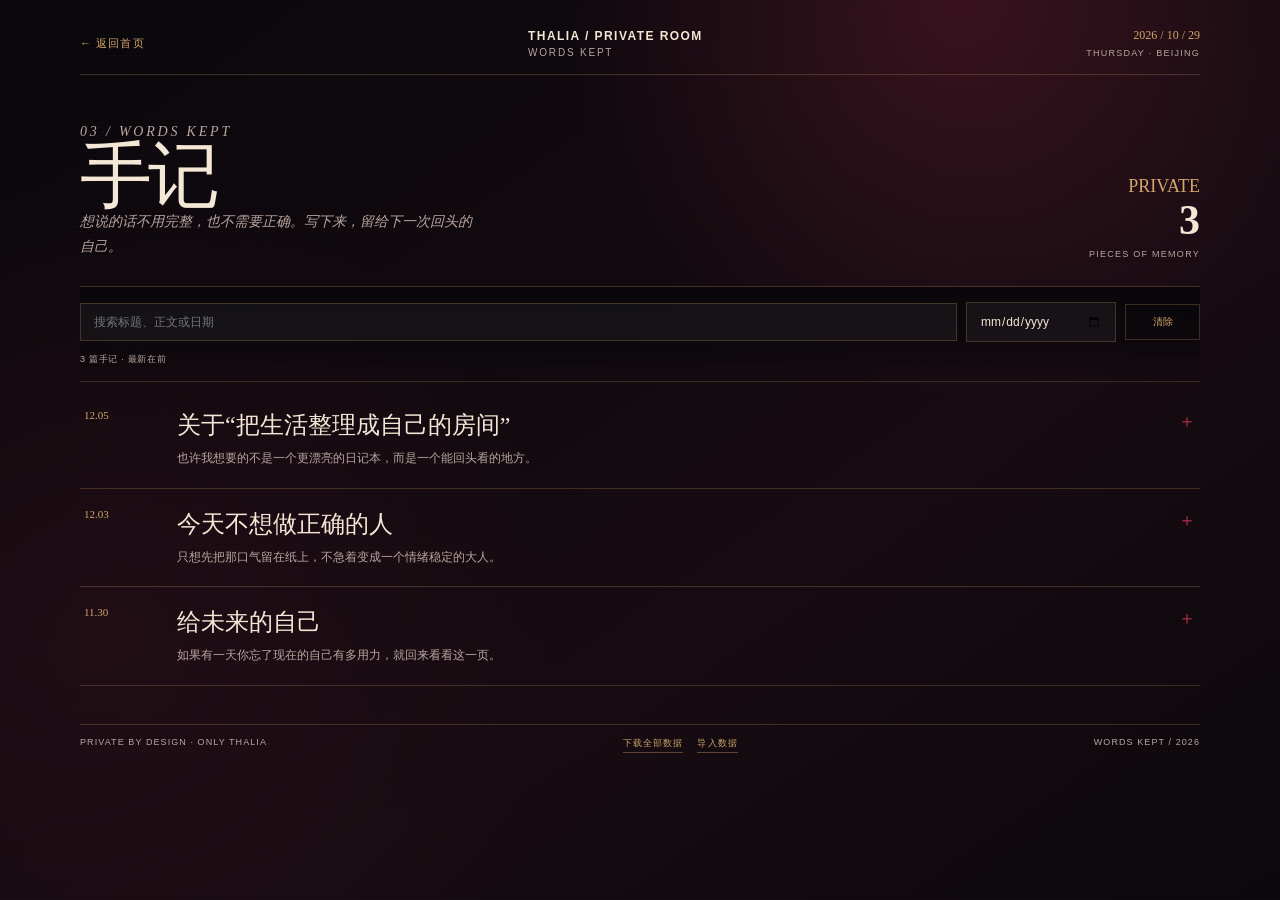
<file: notes.html>
﻿<!doctype html><html lang="zh-CN"><head><meta charset="utf-8"><meta name="viewport" content="width=device-width,initial-scale=1"><link rel="icon" href="data:,"><title>手记 · 私室</title><link rel="stylesheet" href="app.css"><link rel="stylesheet" href="pages.css"></head><body><div class="subpage-shell"><header class="subpage-head"><a class="back-link" href="index.html">← 返回首页</a><div class="sub-brand"><b>THALIA / PRIVATE ROOM</b>WORDS KEPT</div><div class="sub-date">2026 / 10 / 29<span>THURSDAY · BEIJING</span></div></header><section class="page-hero"><div><p class="eyebrow">03 / WORDS KEPT</p><h1>手记</h1><p>想说的话不用完整，也不需要正确。写下来，留给下一次回头的自己。</p></div><div class="big-meta">PRIVATE<strong id="noteTotal">0</strong><small>PIECES OF MEMORY</small></div></section><div class="search-panel"><input id="noteSearch" type="search" placeholder="搜索标题、正文或日期" autocomplete="off"><input id="noteDate" type="date" aria-label="按日期筛选"><button id="clearSearch" type="button">清除</button><div class="search-meta" id="searchMeta">全部手记 · 最新在前</div></div><main class="notes-list" id="notesList"></main><footer class="subpage-footer"><span>PRIVATE BY DESIGN · ONLY THALIA</span><button class="footer-export" type="button" data-export-data>下载全部数据</button><span>WORDS KEPT / 2026</span></footer></div><script src="data-utils.js"></script><script src="pages.js"></script></body></html>
</file>
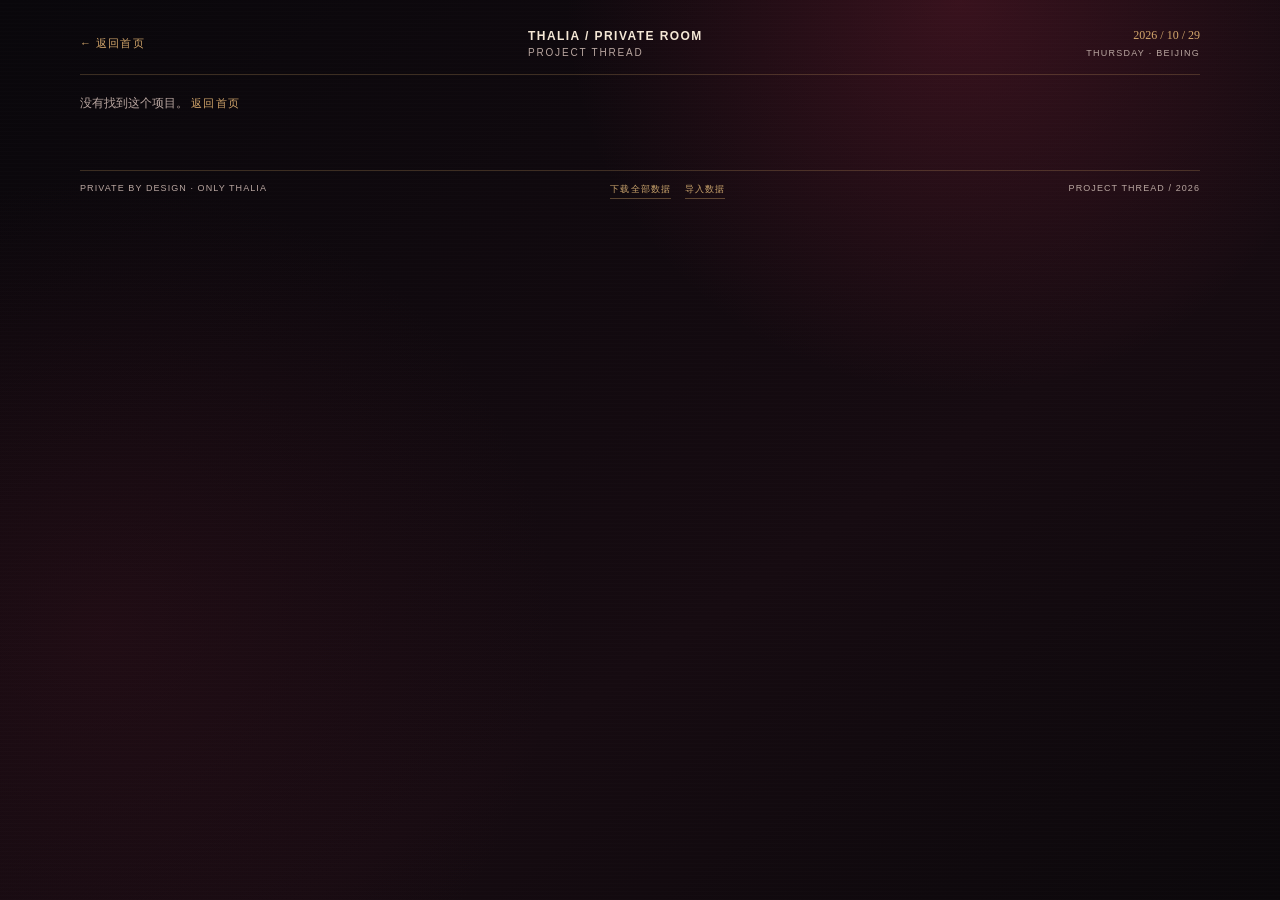
<file: project.html>
﻿<!doctype html><html lang="zh-CN"><head><meta charset="utf-8"><meta name="viewport" content="width=device-width,initial-scale=1"><link rel="icon" href="data:,"><title>项目详情 · 私室</title><link rel="stylesheet" href="app.css"><link rel="stylesheet" href="pages.css"></head><body><div class="subpage-shell"><header class="subpage-head"><a class="back-link" href="index.html">← 返回首页</a><div class="sub-brand"><b>THALIA / PRIVATE ROOM</b>PROJECT THREAD</div><div class="sub-date">2026 / 10 / 29<span>THURSDAY · BEIJING</span></div></header><main id="projectPage"><div class="project-empty">正在读取项目…</div></main><footer class="subpage-footer"><span>PRIVATE BY DESIGN · ONLY THALIA</span><button class="footer-export" type="button" data-export-data>下载全部数据</button><span>PROJECT THREAD / 2026</span></footer></div><script src="data-utils.js"></script><script src="pages.js"></script></body></html>
</file>
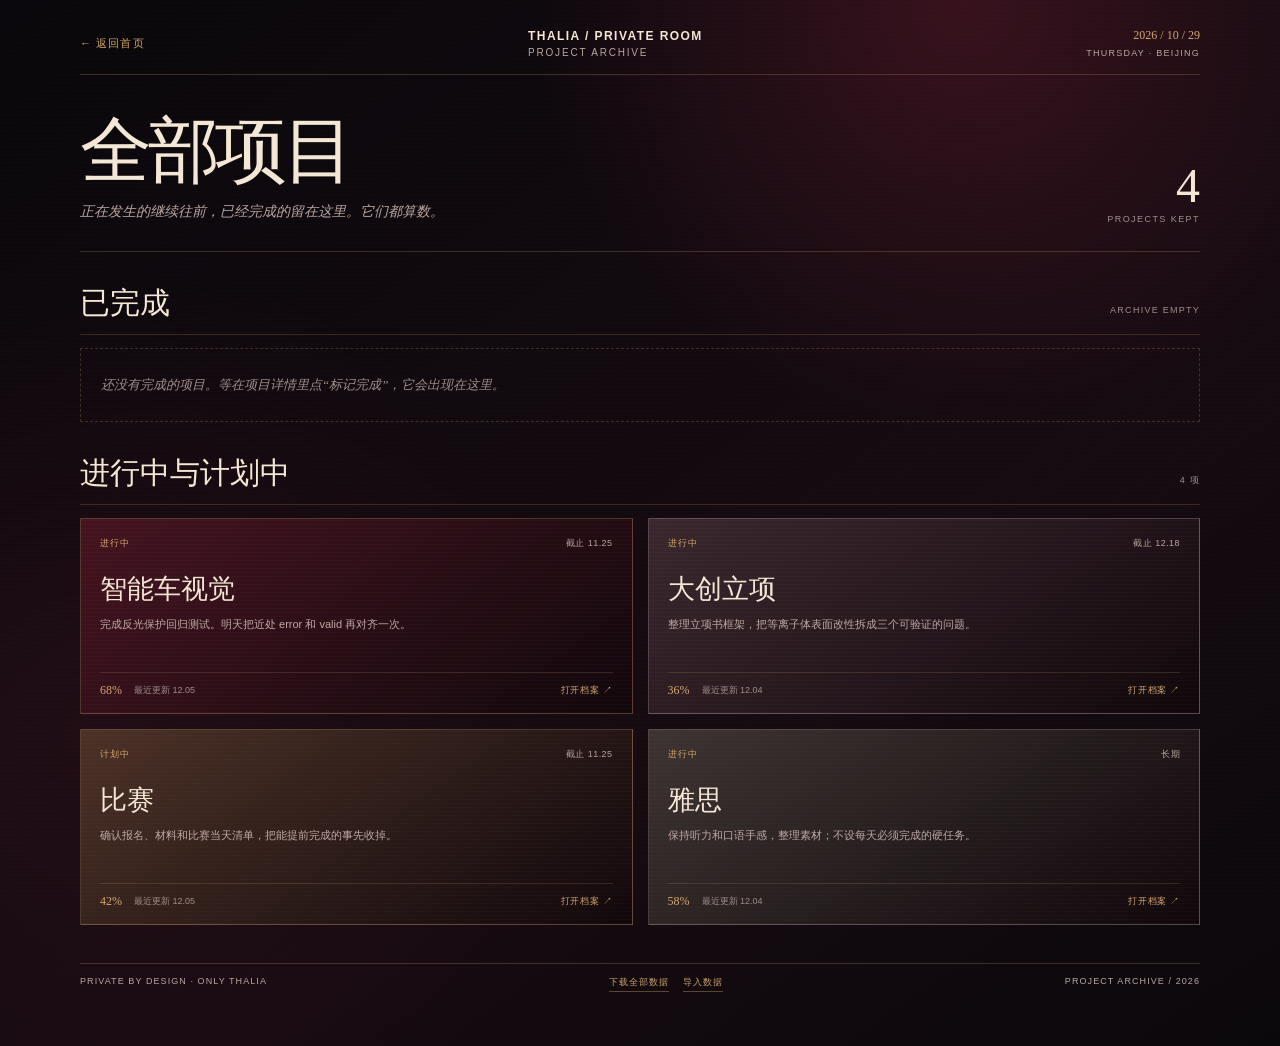
<file: projects.html>
﻿<!doctype html>
<html lang="zh-CN">
<head>
  <meta charset="utf-8">
  <meta name="viewport" content="width=device-width,initial-scale=1">
  <link rel="icon" href="data:,">
  <title>全部项目 · 私室</title>
  <link rel="stylesheet" href="app.css">
  <link rel="stylesheet" href="pages.css">
</head>
<body>
  <div class="subpage-shell">
    <header class="subpage-head">
      <a class="back-link" href="index.html">← 返回首页</a>
      <div class="sub-brand"><b>THALIA / PRIVATE ROOM</b>PROJECT ARCHIVE</div>
      <div class="sub-date">2026 / 10 / 29<span>THURSDAY · BEIJING</span></div>
    </header>
    <main id="projectsArchive"><div class="project-empty">正在读取项目…</div></main>
    <footer class="subpage-footer"><span>PRIVATE BY DESIGN · ONLY THALIA</span><button class="footer-export" type="button" data-export-data>下载全部数据</button><span>PROJECT ARCHIVE / 2026</span></footer>
  </div>
  <script src="data-utils.js"></script>
  <script src="pages.js"></script>
</body>
</html>
</file>
<file: app.css>
﻿/* Functional layer on top of the G11 visual */
.week-row .day.mood-satisfied{background:linear-gradient(180deg,rgba(129,107,77,.62),rgba(17,7,11,.96));border-color:rgba(184,155,105,.42)}
.week-row .day.mood-happy{background:linear-gradient(180deg,rgba(124,94,78,.62),rgba(17,7,11,.96));border-color:rgba(180,132,105,.4)}
.week-row .day.mood-little-happy{background:linear-gradient(180deg,rgba(120,81,58,.68),rgba(17,7,11,.96));border-color:rgba(184,129,91,.4)}
.week-row .day.mood-super-happy{background:linear-gradient(180deg,rgba(131,49,69,.8),rgba(17,7,11,.97));border-color:rgba(211,166,107,.55);box-shadow:0 0 26px rgba(181,45,76,.18),inset 0 0 24px rgba(255,229,197,.035)}
.week-row .day.mood-sad{background:linear-gradient(180deg,rgba(73,91,105,.64),rgba(17,7,11,.96));border-color:rgba(120,149,168,.36)}
.week-row .day.mood-angry{background:linear-gradient(180deg,rgba(111,63,53,.68),rgba(17,7,11,.96));border-color:rgba(173,101,83,.4)}
.week-row .day.mood-breakdown{background:linear-gradient(180deg,rgba(111,57,75,.72),rgba(17,7,11,.96));border-color:rgba(172,93,119,.44)}
.week-row .day.mood-calm{background:linear-gradient(180deg,rgba(74,94,91,.62),rgba(17,7,11,.96));border-color:rgba(118,151,147,.36)}
.week-row .day.mood-none{background:linear-gradient(180deg,rgba(46,35,38,.48),rgba(17,7,11,.92));border-color:rgba(211,166,107,.13);opacity:.65}
.week-row .day.mood-none .cat{opacity:.25;filter:grayscale(1)}
.week-row .day.mood-none .mood-name{color:#8e7e7d}
.week-row .day{cursor:pointer}
.week-row .day:hover{transform:translateY(-2px)}
.projects .project.tone-gold{background:linear-gradient(135deg,#c8b08b 0%,#b89a75 48%,#c6ac88 100%);border-color:#d8c1a0}
.projects .project.tone-rose{background:linear-gradient(135deg,#bda7a9 0%,#a88f95 50%,#b9a1a4 100%);border-color:#d0b9be}
.projects .project.tone-gold h3,.projects .project.tone-rose h3{color:#302126}
.projects .project.tone-gold p,.projects .project.tone-rose p{color:#5e4a44}
.projects .project.tone-gold .project-meta,.projects .project.tone-rose .project-meta{color:#6c554b}
.projects .project.tone-gold .status,.projects .project.tone-rose .status{color:#6b2834;border-color:#9b6871;background:rgba(255,247,237,.18)}
.projects .project.tone-gold .progress-line i,.projects .project.tone-rose .progress-line i{background:#7b2c3b}
.project .latest-progress{margin-top:7px;color:rgba(65,43,37,.72);font-size:10px;line-height:1.45}
.modal-backdrop{position:fixed;inset:0;z-index:1000;display:grid;place-items:center;padding:24px;background:rgba(6,2,5,.8);backdrop-filter:blur(7px)}
.modal-backdrop[hidden]{display:none}
.modal-card{width:min(590px,100%);max-height:90vh;overflow:auto;background:linear-gradient(145deg,#1d1117,#0d090c);border:1px solid rgba(211,166,107,.42);box-shadow:0 30px 90px rgba(0,0,0,.65),inset 0 0 45px rgba(181,45,76,.04);padding:28px;color:#f4e7d5;position:relative}
.modal-card::before{content:"";position:absolute;left:18px;right:18px;top:0;height:2px;background:linear-gradient(90deg,#7d2c3c,#d3a66b,#7d2c3c)}
.modal-kicker{font-size:9px;letter-spacing:.2em;color:#d3a66b;margin:0 0 8px;font-weight:700}
.modal-title{margin:0;font:400 32px Georgia,"Songti SC",serif;color:#f4e7d5}
.modal-sub{margin:9px 0 20px;color:#b8a4a0;font-size:11px;line-height:1.65}
.modal-close{position:absolute;right:16px;top:13px;border:0;background:transparent;color:#d3a66b;font-size:22px;cursor:pointer;padding:4px 7px}
.modal-close:hover{color:#f4e7d5}
.modal-choices{display:grid;grid-template-columns:1fr 1fr;gap:9px;margin-top:18px}
.modal-choice{text-align:left;background:rgba(255,255,255,.035);border:1px solid rgba(211,166,107,.25);color:#f4e7d5;padding:13px 14px;cursor:pointer;font-size:12px}
.modal-choice span{display:block;color:#9f8e8b;font-size:9px;margin-top:5px}
.modal-choice:hover{background:rgba(181,45,76,.24);border-color:#d3a66b}
.modal-choice.wide{grid-column:1/-1}
.modal-form{display:grid;gap:13px;margin-top:18px}
.form-field{display:grid;gap:5px}
.form-field label{font-size:10px;letter-spacing:.06em;color:#cdbbb2}
.form-field input,.form-field textarea,.form-field select{width:100%;background:rgba(255,255,255,.045);border:1px solid rgba(211,166,107,.24);color:#f4e7d5;padding:10px 11px;font:12px "Avenir Next","PingFang SC",sans-serif;outline:none}
.form-field input:focus,.form-field textarea:focus,.form-field select:focus{border-color:#d3a66b;box-shadow:0 0 0 2px rgba(211,166,107,.08)}
.form-field textarea{min-height:90px;resize:vertical}
.form-field select option{background:#1b1117;color:#f4e7d5}
.modal-actions{display:flex;justify-content:flex-end;gap:9px;margin-top:20px}
.btn{border:1px solid rgba(211,166,107,.4);background:transparent;color:#d3a66b;padding:9px 15px;cursor:pointer;font-size:11px}
.btn:hover{background:rgba(211,166,107,.15)}
.btn.primary{background:#8e2640;border-color:#a64d61;color:#f4e7d5}
.btn.primary:hover{background:#b52d4c}
.form-error{min-height:16px;color:#e9a0a0;font-size:10px}
.form-note{color:#9f8e8b;font-size:9px;line-height:1.5}
.thoughts li .thought-delete,.note-delete{display:none;border:0;background:transparent;color:#b05a68;cursor:pointer;font-size:16px}
.thoughts li:hover .thought-delete{display:inline-block}
.urgent-note,.long-note{position:relative;padding-right:20px}
.note-delete{position:absolute;right:0;top:1px;display:block;font-size:14px;padding:2px 4px}
.note-delete:hover{color:#f4e7d5}
.notes-empty,.projects-empty{color:#b8a4a0;font-size:11px;line-height:1.7;padding:10px 0}
.urgent-note+.urgent-note{margin-top:12px;padding-top:12px;border-top:1px solid rgba(255,231,221,.15)}
.thoughts li .thought-row{width:100%}
.thoughts a{display:block}
.thoughts li{grid-template-columns:66px 1fr 22px}
.thoughts .arrow{color:#d3a66b}
@media(max-width:700px){.modal-card{padding:22px 17px}.modal-choices{grid-template-columns:1fr}.modal-choice.wide{grid-column:auto}}

/* refinements for functional home */
.inline-add{margin-top:8px;border:1px solid rgba(211,166,107,.55);background:linear-gradient(135deg,#7c293d,#481522);color:#f4e7d5;padding:7px 12px;font-size:10px;letter-spacing:.08em;cursor:pointer;box-shadow:0 0 20px rgba(181,45,76,.16)}
.inline-add:hover{background:#d3a66b;border-color:#d3a66b;color:#120308}
.view-all{color:#d3a66b!important;text-decoration:none;border-bottom:1px solid rgba(211,166,107,.35);padding-bottom:2px}
.view-all:hover{color:#f4e7d5!important}
.project{cursor:pointer}
.project:hover{filter:brightness(1.04)}
.mood-picker{margin:-1px 0 22px;padding:13px 15px;border:1px solid rgba(211,166,107,.3);background:linear-gradient(135deg,rgba(46,13,23,.96),rgba(15,7,11,.98));display:grid;grid-template-columns:repeat(8,1fr);gap:7px;align-items:stretch;box-shadow:0 12px 30px rgba(0,0,0,.22)}
.mood-choice{border:1px solid rgba(211,166,107,.18);background:rgba(255,255,255,.025);color:#eadbd0;padding:8px 5px;cursor:pointer;text-align:center;font-size:10px}
.mood-choice b{display:block;font-size:22px;font-weight:400;margin-bottom:3px;filter:saturate(.75)}
.mood-choice:hover{border-color:#d3a66b;background:rgba(181,45,76,.2)}
.mood-choice.current{border-color:#d3a66b;background:rgba(181,45,76,.28)}
.mood-picker-label{grid-column:1/-1;font-size:9px;letter-spacing:.15em;color:#c9a36c;margin-bottom:1px}
@media(max-width:900px){.mood-picker{grid-template-columns:repeat(4,1fr)}}


@media (min-width: 1100px){
  .side-column .sticky-board{
    position:fixed;
    top:32px;
    right:max(28px, calc((100vw - 1380px) / 2));
    width:390px;
    max-height:calc(100vh - 64px);
    overflow:visible;
    transform:rotate(.7deg);
    z-index:30;
  }
}
@media (max-width: 1099px){
  .side-column .sticky-board{
    position:relative;
    top:auto;
    right:auto;
    width:auto;
    max-height:none;
    overflow:visible;
  }
}
@media (min-width: 1100px){
  .side-column .sticky-board{
    width:348px;
    right:max(36px, calc((100vw - 1380px) / 2));
    transform:none;
    padding:24px 20px;
  }
}
@media (min-width: 1100px){
  .side-column .marginalia{display:none}
}

/* Edit, delete and backup controls */
.footer-data-actions{display:flex;align-items:center;justify-content:center;gap:14px;flex-wrap:wrap}.footer-export,.footer-import{border:0;border-bottom:1px solid rgba(211,166,107,.38);background:transparent;color:#c9a36c;padding:0 0 2px;cursor:pointer;font:inherit;letter-spacing:.12em;text-transform:uppercase}
.footer-export:hover,.footer-import:hover{color:#f4e7d5;border-color:#f4e7d5}
.note-actions,.timeline-actions{display:flex;gap:8px;align-items:center;margin-top:13px}
.note-actions button,.timeline-actions button{border:1px solid rgba(211,166,107,.26);background:rgba(255,255,255,.025);color:#c9a36c;padding:5px 9px;cursor:pointer;font-size:9px;letter-spacing:.08em}
.note-actions button:hover,.timeline-actions button:hover{border-color:#d3a66b;background:rgba(181,45,76,.2);color:#f4e7d5}
.note-actions button[data-delete-thought],.timeline-actions button[data-delete-progress]{color:#c77a88;border-color:rgba(181,45,76,.28)}
.note-actions button[data-delete-thought]:hover,.timeline-actions button[data-delete-progress]:hover{background:#7d2438;color:#f4e7d5}
@media(max-width:700px){.footer-export,.footer-import{font-size:9px}.note-actions{margin-left:67px}}
/* Project archive entry */
.section-actions{display:flex;align-items:flex-end;gap:15px}
.section-actions .tiny-note{padding-bottom:3px}
.all-projects-link{display:inline-flex;align-items:center;gap:7px;border:1px solid rgba(211,166,107,.34);background:rgba(29,10,16,.58);color:#d3a66b;text-decoration:none;padding:7px 10px;font-size:9px;letter-spacing:.12em;white-space:nowrap;transition:background .18s ease,border-color .18s ease,color .18s ease,transform .18s ease}
.all-projects-link span{color:#f4e7d5;font:12px Georgia,serif;letter-spacing:0}
.all-projects-link b{font-weight:400}
.all-projects-link:hover{background:#8e2640;border-color:#d3a66b;color:#f4e7d5;transform:translateY(-1px)}
.all-projects-link:focus-visible{outline:2px solid #d3a66b;outline-offset:3px}
@media(max-width:680px){.section-actions{align-items:flex-start;flex-direction:column;gap:8px}.section-actions .tiny-note{padding-bottom:0}}
</file>
<file: pages.css>
﻿:root{--sub-bg:#09070b;--sub-panel:#171017;--sub-panel2:#21131b;--sub-line:rgba(211,166,107,.24);--sub-cream:#f4e7d5;--sub-muted:#b9a6a0;--sub-gold:#d3a66b;--sub-red:#b52d4c;--sub-wine:#7b2c3b}
*{box-sizing:border-box}html{background:var(--sub-bg)}body{margin:0;background:radial-gradient(circle at 75% 0,rgba(181,45,76,.24),transparent 30%),radial-gradient(circle at 8% 70%,rgba(91,25,43,.2),transparent 34%),linear-gradient(145deg,#09070b,#160b11 62%,#0b080b);color:var(--sub-cream);font-family:"Avenir Next","PingFang SC","Microsoft YaHei",sans-serif;min-height:100vh}body::before{content:"";position:fixed;inset:0;pointer-events:none;opacity:.12;background:repeating-linear-gradient(0deg,rgba(244,231,213,.06) 0 1px,transparent 1px 4px);mix-blend-mode:screen}.subpage-shell{width:min(1120px,calc(100% - 56px));margin:auto;padding:28px 0 54px;position:relative;z-index:1}.subpage-head{display:flex;justify-content:space-between;align-items:center;border-bottom:1px solid var(--sub-line);padding-bottom:16px}.back-link{color:var(--sub-gold);text-decoration:none;font-size:11px;letter-spacing:.1em}.back-link:hover{color:var(--sub-cream)}.sub-brand{font-size:10px;letter-spacing:.18em;color:var(--sub-muted)}.sub-brand b{display:block;color:var(--sub-cream);font-size:12px;letter-spacing:.12em;margin-bottom:4px}.sub-date{color:var(--sub-gold);font:12px Georgia,serif;text-align:right}.sub-date span{display:block;color:var(--sub-muted);font:9px "Avenir Next",sans-serif;letter-spacing:.14em;margin-top:5px}.page-hero{display:grid;grid-template-columns:1fr 300px;gap:35px;align-items:end;padding:44px 0 27px;border-bottom:1px solid var(--sub-line)}.eyebrow{font-size:9px;letter-spacing:.2em;color:var(--sub-gold);font-weight:700;margin:0 0 12px}.page-hero h1{font:400 72px/.9 Georgia,"Songti SC",serif;margin:0;color:var(--sub-cream);letter-spacing:-.06em}.page-hero h1 span{color:var(--sub-red)}.page-hero p{font:italic 14px/1.8 Georgia,"Songti SC",serif;color:var(--sub-muted);margin:0;max-width:400px}.page-hero .big-meta{text-align:right;color:var(--sub-gold);font:400 18px Georgia,serif;line-height:1.4}.page-hero .big-meta strong{display:block;color:var(--sub-cream);font-size:42px;line-height:1}.page-hero .big-meta small{display:block;color:var(--sub-muted);font:9px "Avenir Next",sans-serif;letter-spacing:.14em;margin-top:8px}.search-panel{position:sticky;top:0;z-index:5;display:grid;grid-template-columns:minmax(0,1fr) 150px 75px;gap:9px;align-items:center;padding:15px 0;background:linear-gradient(180deg,rgba(9,7,11,.96),rgba(9,7,11,.82),transparent);border-bottom:1px solid var(--sub-line)}.search-panel input{width:100%;background:rgba(255,255,255,.045);border:1px solid var(--sub-line);color:var(--sub-cream);padding:11px 13px;outline:none;font:12px "Avenir Next","PingFang SC",sans-serif}.search-panel input:focus{border-color:var(--sub-gold);box-shadow:0 0 0 2px rgba(211,166,107,.08)}.search-panel button{border:1px solid var(--sub-line);background:transparent;color:var(--sub-gold);padding:10px 11px;font-size:10px;cursor:pointer}.search-panel button:hover{background:rgba(211,166,107,.12)}.search-meta{grid-column:1/-1;color:var(--sub-muted);font-size:9px;letter-spacing:.08em;padding-top:2px}.notes-list{padding-top:8px}.note-entry{border-bottom:1px solid var(--sub-line);padding:19px 4px;cursor:pointer;transition:background .2s ease}.note-entry:hover{background:rgba(255,255,255,.025)}.note-entry-top{display:grid;grid-template-columns:75px 1fr 24px;gap:18px;align-items:start}.note-entry time{font:11px Georgia,serif;color:var(--sub-gold)}.note-entry h2{font:400 24px Georgia,"Songti SC",serif;color:var(--sub-cream);margin:0}.note-entry .excerpt{color:var(--sub-muted);font-size:12px;line-height:1.7;margin:7px 0 0;white-space:nowrap;overflow:hidden;text-overflow:ellipsis}.note-entry .expand-mark{color:var(--sub-red);text-align:right;font:18px Georgia,serif}.note-entry .full-body{display:none;color:#cbbab2;font-size:13px;line-height:1.9;margin:16px 0 0 93px;white-space:pre-wrap}.note-entry.open .full-body{display:block}.note-entry.open .excerpt{display:none}.empty-state{border:1px dashed var(--sub-line);padding:35px 24px;color:var(--sub-muted);text-align:center;font:italic 14px Georgia,"Songti SC",serif}.project-hero{padding:43px 0 25px;border-bottom:1px solid var(--sub-line)}.project-hero h1{font:400 58px/.95 Georgia,"Songti SC",serif;margin:0;letter-spacing:-.05em}.project-hero .project-sub{display:flex;gap:24px;align-items:center;margin-top:15px;color:var(--sub-muted);font-size:11px;flex-wrap:wrap}.project-hero .project-sub .status{color:var(--sub-gold);border:1px solid var(--sub-line);padding:4px 8px}.project-hero .project-sub a{color:var(--sub-gold);text-decoration:none}.project-hero p{max-width:620px;color:#cbbab2;font-size:12px;line-height:1.75;margin:17px 0 0}.project-bar{height:3px;background:rgba(244,231,213,.14);margin-top:23px;max-width:700px}.project-bar i{display:block;height:100%;background:linear-gradient(90deg,#7b2c3b,#d3a66b)}.project-toolbar{display:flex;justify-content:space-between;align-items:center;margin:24px 0 16px}.project-toolbar h2{font:400 26px Georgia,"Songti SC",serif;margin:0}.project-toolbar button,.project-action{border:1px solid var(--sub-line);background:rgba(181,45,76,.24);color:var(--sub-cream);padding:10px 14px;font-size:11px;cursor:pointer}.project-toolbar button:hover,.project-action:hover{background:var(--sub-red)}.timeline{position:relative;border-left:1px solid var(--sub-line);margin-left:12px;padding-left:24px}.timeline-item{position:relative;padding:0 0 27px}.timeline-item::before{content:"";position:absolute;left:-30px;top:4px;width:8px;height:8px;border-radius:50%;background:var(--sub-red);border:1px solid var(--sub-gold);box-shadow:0 0 12px rgba(181,45,76,.45)}.timeline-item time{font:11px Georgia,serif;color:var(--sub-gold)}.timeline-item p{font-size:13px;line-height:1.8;color:#d2c0b8;margin:8px 0 0;white-space:pre-wrap}.timeline-links{display:flex;gap:15px;flex-wrap:wrap;margin-top:9px;font-size:10px}.timeline-links a{color:var(--sub-gold);text-decoration:none}.timeline-links a:hover{color:var(--sub-cream)}.timeline-links span{color:var(--sub-red)}.project-empty{color:var(--sub-muted);font-size:12px;padding:20px 0}.form-note{color:var(--sub-muted);font-size:9px;line-height:1.5}.subpage-footer{display:flex;justify-content:space-between;border-top:1px solid var(--sub-line);margin-top:38px;padding-top:12px;color:var(--sub-muted);font-size:9px;letter-spacing:.12em}@media(max-width:700px){.subpage-shell{width:calc(100% - 30px)}.page-hero{grid-template-columns:1fr;gap:22px;padding-top:30px}.page-hero h1{font-size:54px}.page-hero .big-meta{text-align:left}.search-panel{grid-template-columns:1fr 1fr}.search-panel button{grid-column:1/-1}.note-entry-top{grid-template-columns:58px 1fr 18px;gap:9px}.note-entry h2{font-size:20px}.note-entry .full-body{margin-left:67px}.project-hero h1{font-size:43px}}

/* Project history and archive */
.project-status-toggle{border:1px solid rgba(211,166,107,.42);background:rgba(181,45,76,.26);color:#f4e7d5;padding:5px 9px;font:10px "Avenir Next","PingFang SC",sans-serif;letter-spacing:.06em;cursor:pointer}
.project-status-toggle:hover{background:#8e2640;border-color:#d3a66b}
.project-status-toggle.is-complete{border-color:rgba(185,180,173,.36);background:rgba(95,94,95,.22);color:#b9b4ad}
.project-status-toggle.is-complete:hover{background:#4f4e50;border-color:#aaa49c;color:#f0ece7}
.archive-hero{display:grid;grid-template-columns:1fr auto;gap:30px;align-items:end;padding:44px 0 27px;border-bottom:1px solid var(--sub-line)}
.archive-hero h1{font:400 72px/.9 Georgia,"Songti SC",serif;margin:0;color:var(--sub-cream);letter-spacing:-.06em}
.archive-hero p{max-width:420px;margin:15px 0 0;color:var(--sub-muted);font:italic 14px/1.8 Georgia,"Songti SC",serif}
.archive-count{text-align:right;color:#d3a66b}
.archive-count strong{display:block;color:#f4e7d5;font:400 48px/.8 Georgia,serif}
.archive-count span{display:block;margin-top:9px;color:#9f8e8b;font-size:9px;letter-spacing:.16em}
.archive-section{margin-top:31px}
.archive-heading{display:flex;justify-content:space-between;align-items:baseline;margin-bottom:13px;padding-bottom:10px;border-bottom:1px solid rgba(211,166,107,.2)}
.archive-heading h2{font:400 30px Georgia,"Songti SC",serif;color:#f4e7d5;margin:0}
.archive-heading span{color:#9f8e8b;font-size:9px;letter-spacing:.14em;text-transform:uppercase}
.archive-grid{display:grid;grid-template-columns:repeat(2,minmax(0,1fr));gap:15px}
.archive-project{position:relative;min-height:178px;padding:18px 19px 15px;border:1px solid rgba(211,166,107,.3);background:linear-gradient(145deg,rgba(83,23,38,.76),rgba(17,8,12,.96));color:#f4e7d5;cursor:pointer;overflow:hidden;transition:transform .18s ease,border-color .18s ease,filter .18s ease}
.archive-project::after{content:"";position:absolute;inset:0;pointer-events:none;background:repeating-linear-gradient(0deg,rgba(255,255,255,.03) 0 1px,transparent 1px 4px);opacity:.5}
.archive-project>*{position:relative;z-index:1}
.archive-project:hover{transform:translateY(-2px);border-color:#d3a66b;filter:brightness(1.04)}
.archive-project.tone-rose{background:linear-gradient(145deg,rgba(66,45,52,.86),rgba(17,8,12,.96));border-color:rgba(202,177,184,.34)}
.archive-project.tone-copper{background:linear-gradient(145deg,rgba(86,58,43,.82),rgba(17,8,12,.96));border-color:rgba(191,143,112,.35)}
.archive-project.tone-taupe{background:linear-gradient(145deg,rgba(69,60,57,.84),rgba(17,8,12,.96));border-color:rgba(185,169,158,.32)}
.archive-project.is-archived{background:linear-gradient(145deg,#3b3a3d 0%,#29282b 52%,#222225 100%);border-color:#6f6b69;box-shadow:inset 0 1px 0 rgba(235,231,225,.08),0 12px 28px rgba(0,0,0,.2);color:#c9c4bd}
.archive-project.is-archived::before{content:"";position:absolute;left:19px;right:19px;top:0;height:1px;background:linear-gradient(90deg,rgba(211,166,107,.55),transparent 68%)}
.archive-project.is-archived:hover{border-color:#aaa49c;filter:brightness(1.05)}
.archive-project-top{display:flex;justify-content:space-between;gap:14px;align-items:center;font-size:9px;letter-spacing:.12em;text-transform:uppercase;color:#d3a66b}
.archive-project.is-archived .archive-project-top{color:#a6a09a}
.archive-project-top time{color:#b9a6a0;letter-spacing:.05em;text-transform:none}
.archive-project h3{margin:21px 0 8px;color:#f4e7d5;font:400 27px Georgia,"Songti SC",serif}
.archive-project.is-archived h3{color:#ece8e2}
.archive-project p{margin:0;color:#bfa9a6;font-size:11px;line-height:1.65;min-height:36px}
.archive-project.is-archived p{color:#aaa5a0}
.archive-project-foot{display:flex;align-items:center;gap:12px;margin-top:21px;padding-top:10px;border-top:1px solid rgba(211,166,107,.16);font-size:9px;color:#9f8e8b}
.archive-project-foot span:first-child{color:#d3a66b;font:12px Georgia,serif}
.archive-project-foot b{margin-left:auto;color:#d3a66b;font-weight:400;letter-spacing:.08em}
.archive-project.is-archived .archive-project-foot{border-color:rgba(185,180,173,.16)}
.archive-project.is-archived .archive-project-foot span:first-child,.archive-project.is-archived .archive-project-foot b{color:#b9b4ad}
.archive-empty{grid-column:1/-1;border:1px dashed rgba(211,166,107,.24);padding:27px 20px;color:#9f8e8b;font:italic 13px Georgia,"Songti SC",serif}
@media(max-width:700px){.archive-hero{grid-template-columns:1fr;gap:20px;padding-top:30px}.archive-hero h1{font-size:54px}.archive-count{text-align:left}.archive-grid{grid-template-columns:1fr}.archive-project{min-height:0}.project-status-toggle{margin-left:0}}@media(max-width:700px){
  .subpage-head{grid-template-columns:1fr auto;gap:10px}
  .sub-brand{display:none}
  .sub-date{font-size:10px}
  .archive-hero,.archive-section,.archive-grid,.archive-project{min-width:0}
  .archive-project h3,.archive-project p,.archive-project-foot,.archive-empty{overflow-wrap:anywhere}
  .archive-empty{line-height:1.8}
}@media(max-width:700px){
  .subpage-footer{display:grid;grid-template-columns:1fr auto;align-items:center;gap:8px 12px}
  .subpage-footer .footer-export{justify-self:end;white-space:nowrap}
  .subpage-footer span:last-child{grid-column:1/-1;text-align:right}
}.project-danger-zone{display:flex;justify-content:space-between;align-items:center;gap:24px;margin-top:34px;padding:18px 20px;border:1px solid rgba(181,45,76,.24);background:rgba(70,17,29,.16)}
.project-danger-zone div{display:grid;gap:5px}
.project-danger-zone strong{color:#c9b8b2;font:400 17px Georgia,"Songti SC",serif}
.project-danger-zone span{color:#8f7e7d;font-size:10px;line-height:1.6}
.project-danger-zone button{border:1px solid rgba(181,45,76,.42);background:transparent;color:#c77a88;padding:8px 12px;font-size:10px;letter-spacing:.08em;cursor:pointer}
.project-danger-zone button:hover{background:#7d2438;border-color:#b52d4c;color:#f4e7d5}
.project-danger-zone button:focus-visible{outline:2px solid #d3a66b;outline-offset:3px}
@media(max-width:700px){.project-danger-zone{align-items:flex-start;flex-direction:column;gap:14px}.project-danger-zone button{width:100%}}.subpage-footer .footer-data-actions{justify-content:flex-end}
@media(max-width:700px){.subpage-footer .footer-data-actions{justify-self:end;flex-wrap:nowrap;gap:10px}}
</file>
